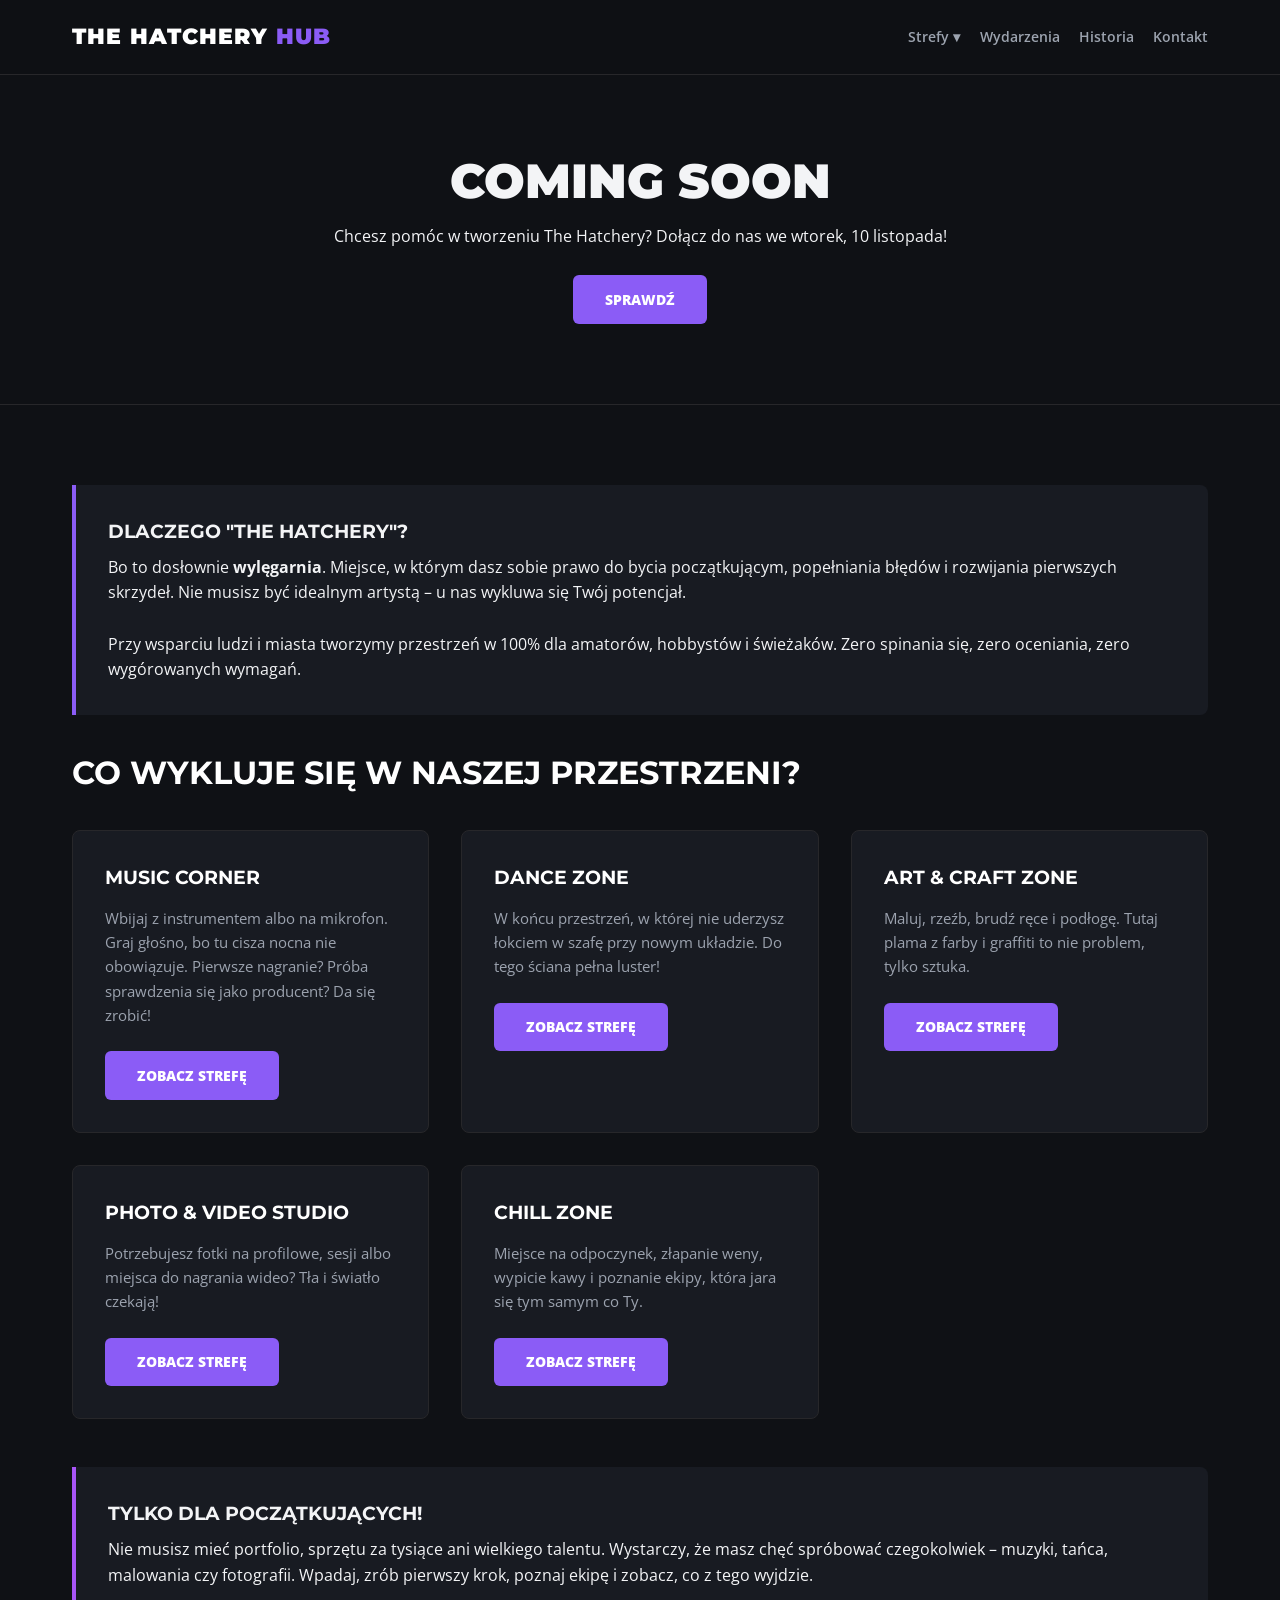
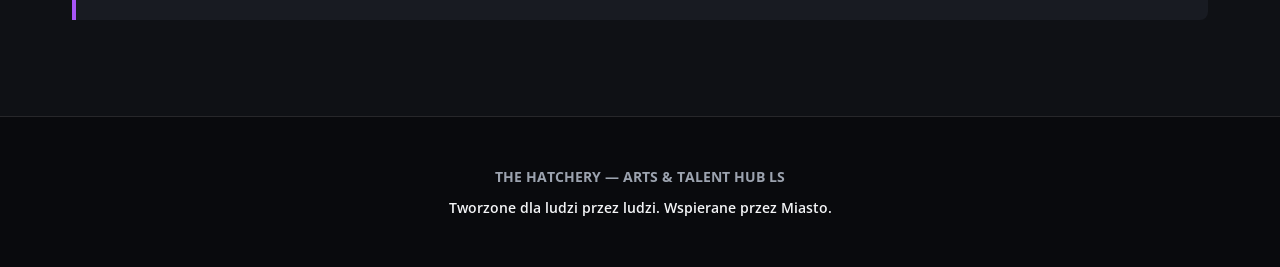
<file: index.html>
<!DOCTYPE html>
<html lang="pl">
<head>
    <meta charset="UTF-8">
    <meta name="viewport" content="width=device-width, initial-scale=1.0">
    <title>THE HATCHERY — Arts & Talent Hub LS</title>
    <link rel="preconnect" href="https://fonts.googleapis.com">
    <link rel="preconnect" href="https://fonts.gstatic.com" crossorigin>
    <link href="https://fonts.googleapis.com/css2?family=Montserrat:wght@400;600;800;900&family=Open+Sans:wght@400;600&display=swap" rel="stylesheet">
    <link rel="stylesheet" href="style.css">
</head>
<body>
    <header>
        <div class="nav-container">
            <a href="index.html" class="logo" style="text-decoration: none;">THE HATCHERY <span>HUB</span></a>
            
            <button class="hamburger" id="hamburger-btn" aria-label="Toggle navigation">
                <span></span>
                <span></span>
                <span></span>
            </button>

            <ul class="nav-links" id="nav-menu">
                <li class="dropdown-container" id="dropdown-container">
                    <a class="nav-btn dropdown-toggle" onclick="toggleDropdown(event)">Strefy ▾</a>
                    <ul class="dropdown-menu">
                        <li><a class="nav-btn" href="muzyka.html">Muzyka</a></li>
                        <li><a class="nav-btn" href="taniec.html">Taniec</a></li>
                        <li><a class="nav-btn" href="sztuka.html">Sztuka</a></li>
                        <li><a class="nav-btn" href="foto.html">Studio Photo</a></li>
                        <li><a class="nav-btn" href="chill.html">Chill Zone</a></li>
                    </ul>
                </li>
                <li><a class="nav-btn" href="wydarzenia.html">Wydarzenia</a></li>
                <li><a class="nav-btn" href="historia.html">Historia</a></li>
                <li><a class="nav-btn" href="kontakt.html">Kontakt</a></li>
            </ul>
        </div>
    </header>

    <section class="hero hero-home-only hero-music" id="main-hero">
        <div class="hero-content">
            <!-- <h1>THE HATCHERY</h1>
            <p class="tagline">ARTS & TALENT HUB LS</p>
            <p class="desc">Masz dość ćwiczenia w małym pokoju, kiedy sąsiedzi walą w rury i strachu, że jesteś na coś "za słaby"? Zapomnij o tym! Zbudowaliśmy The Hatchery po to, żebyś w końcu mógł zacząć robić to jak należy.</p> -->
            <h1>COMING SOON</h1>
            <p>Chcesz pomóc w tworzeniu The Hatchery? Dołącz do nas we wtorek, 10 listopada!</p>
            <br>
            <a href="wydarzenia.html" class="btn">SPRAWDŹ</a>
        </div>
    </section>

    <div class="container">
        <div class="highlight-box">
            <h3>Dlaczego "The Hatchery"?</h3>
            <p>Bo to dosłownie <strong>wylęgarnia</strong>. Miejsce, w którym dasz sobie prawo do bycia początkującym, popełniania błędów i rozwijania pierwszych skrzydeł. Nie musisz być idealnym artystą – u nas wykluwa się Twój potencjał.</p>
            <br>
            <p>Przy wsparciu ludzi i miasta tworzymy przestrzeń w 100% dla amatorów, hobbystów i świeżaków. Zero spinania się, zero oceniania, zero wygórowanych wymagań.</p>
        </div>

        <h2 class="section-title">Co wykluje się w naszej przestrzeni?</h2>
        <div class="grid">
            <div class="card">
                <h3>Music Corner</h3>
                <p>Wbijaj z instrumentem albo na mikrofon. Graj głośno, bo tu cisza nocna nie obowiązuje. Pierwsze nagranie? Próba sprawdzenia się jako producent? Da się zrobić!</p>
                <a href="muzyka.html" class="btn">Zobacz Strefę</a>
            </div>
            <div class="card">
                <h3>Dance Zone</h3>
                <p>W końcu przestrzeń, w której nie uderzysz łokciem w szafę przy nowym układzie. Do tego ściana pełna luster!</p>
                <a href="taniec.html" class="btn">Zobacz Strefę</a>
            </div>
            <div class="card">
                <h3>Art & Craft Zone</h3>
                <p>Maluj, rzeźb, brudź ręce i podłogę. Tutaj plama z farby i graffiti to nie problem, tylko sztuka.</p>
                <a href="sztuka.html" class="btn">Zobacz Strefę</a>
            </div>
            <div class="card">
                <h3>Photo & Video Studio</h3>
                <p>Potrzebujesz fotki na profilowe, sesji albo miejsca do nagrania wideo? Tła i światło czekają!</p>
                <a href="foto.html" class="btn">Zobacz Strefę</a>
            </div>
            <div class="card">
                <h3>Chill Zone</h3>
                <p>Miejsce na odpoczynek, złapanie weny, wypicie kawy i poznanie ekipy, która jara się tym samym co Ty.</p>
                <a href="chill.html" class="btn">Zobacz Strefę</a>
            </div>
        </div>

        <div class="highlight-box" style="margin-top: 3rem; border-color: #a855f7;">
            <h3>Tylko dla początkujących!</h3>
            <p>Nie musisz mieć portfolio, sprzętu za tysiące ani wielkiego talentu. Wystarczy, że masz chęć spróbować czegokolwiek – muzyki, tańca, malowania czy fotografii. Wpadaj, zrób pierwszy krok, poznaj ekipę i zobacz, co z tego wyjdzie.</p>
        </div>
    </div>

    <footer>
        <p><strong>THE HATCHERY — ARTS & TALENT HUB LS</strong></p>
        <p class="support">Tworzone dla ludzi przez ludzi. Wspierane przez Miasto.</p>
    </footer>

    <script src="script.js"></script>
</body>
</html>
</file>
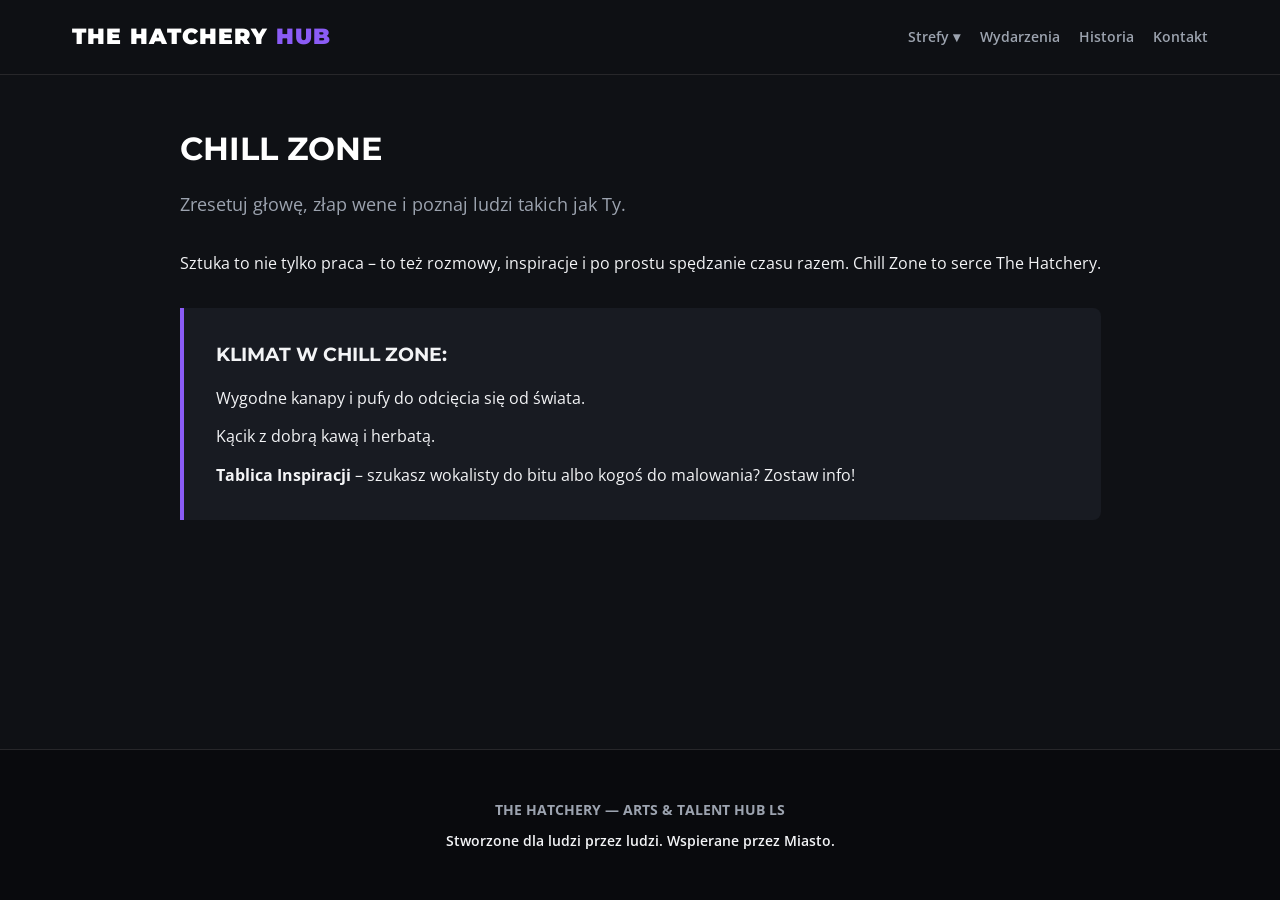
<file: chill.html>
<!DOCTYPE html>
<html lang="pl">
<head>
    <meta charset="UTF-8">
    <meta name="viewport" content="width=device-width, initial-scale=1.0">
    <title>Chill Zone — THE HATCHERY</title>
    <link rel="preconnect" href="https://fonts.googleapis.com">
    <link rel="preconnect" href="https://fonts.gstatic.com" crossorigin>
    <link href="https://fonts.googleapis.com/css2?family=Montserrat:wght@400;600;800;900&family=Open+Sans:wght@400;600&display=swap" rel="stylesheet">
    <link rel="stylesheet" href="style.css">
</head>
<body>
    <header>
        <div class="nav-container">
            <a href="index.html" class="logo" style="text-decoration: none;">THE HATCHERY <span>HUB</span></a>
            
            <button class="hamburger" id="hamburger-btn" aria-label="Toggle navigation">
                <span></span>
                <span></span>
                <span></span>
            </button>

            <ul class="nav-links" id="nav-menu">
                <li class="dropdown-container" id="dropdown-container">
                    <a class="nav-btn dropdown-toggle" onclick="toggleDropdown(event)">Strefy ▾</a>
                    <ul class="dropdown-menu">
                        <li><a class="nav-btn" href="muzyka.html">Muzyka</a></li>
                        <li><a class="nav-btn" href="taniec.html">Taniec</a></li>
                        <li><a class="nav-btn" href="sztuka.html">Sztuka</a></li>
                        <li><a class="nav-btn" href="foto.html">Studio Photo</a></li>
                        <li><a class="nav-btn" href="chill.html">Chill Zone</a></li>
                    </ul>
                </li>
                <li><a class="nav-btn" href="wydarzenia.html">Wydarzenia</a></li>
                <li><a class="nav-btn" href="historia.html">Historia</a></li>
                <li><a class="nav-btn" href="kontakt.html">Kontakt</a></li>
            </ul>
        </div>
    </header>

    <div class="container">
        <h2 class="section-title">Chill Zone</h2>
        <p class="section-subtitle">Zresetuj głowę, złap wene i poznaj ludzi takich jak Ty.</p>

        <p>Sztuka to nie tylko praca – to też rozmowy, inspiracje i po prostu spędzanie czasu razem. Chill Zone to serce The Hatchery.</p>
        
        <div class="highlight-box">
            <h3>Klimat w Chill Zone:</h3>
            <ul class="feature-list" style="list-style: none; margin-top: 1rem;">
                <li style="margin-bottom: 0.8rem;">Wygodne kanapy i pufy do odcięcia się od świata.</li>
                <li style="margin-bottom: 0.8rem;">Kącik z dobrą kawą i herbatą.</li>
                <li><strong>Tablica Inspiracji</strong> – szukasz wokalisty do bitu albo kogoś do malowania? Zostaw info!</li>
            </ul>
        </div>
    </div>

    <footer>
        <p><strong>THE HATCHERY — ARTS & TALENT HUB LS</strong></p>
        <p class="support">Stworzone dla ludzi przez ludzi. Wspierane przez Miasto.</p>
    </footer>

    <script src="script.js"></script>
</body>
</html>
</file>
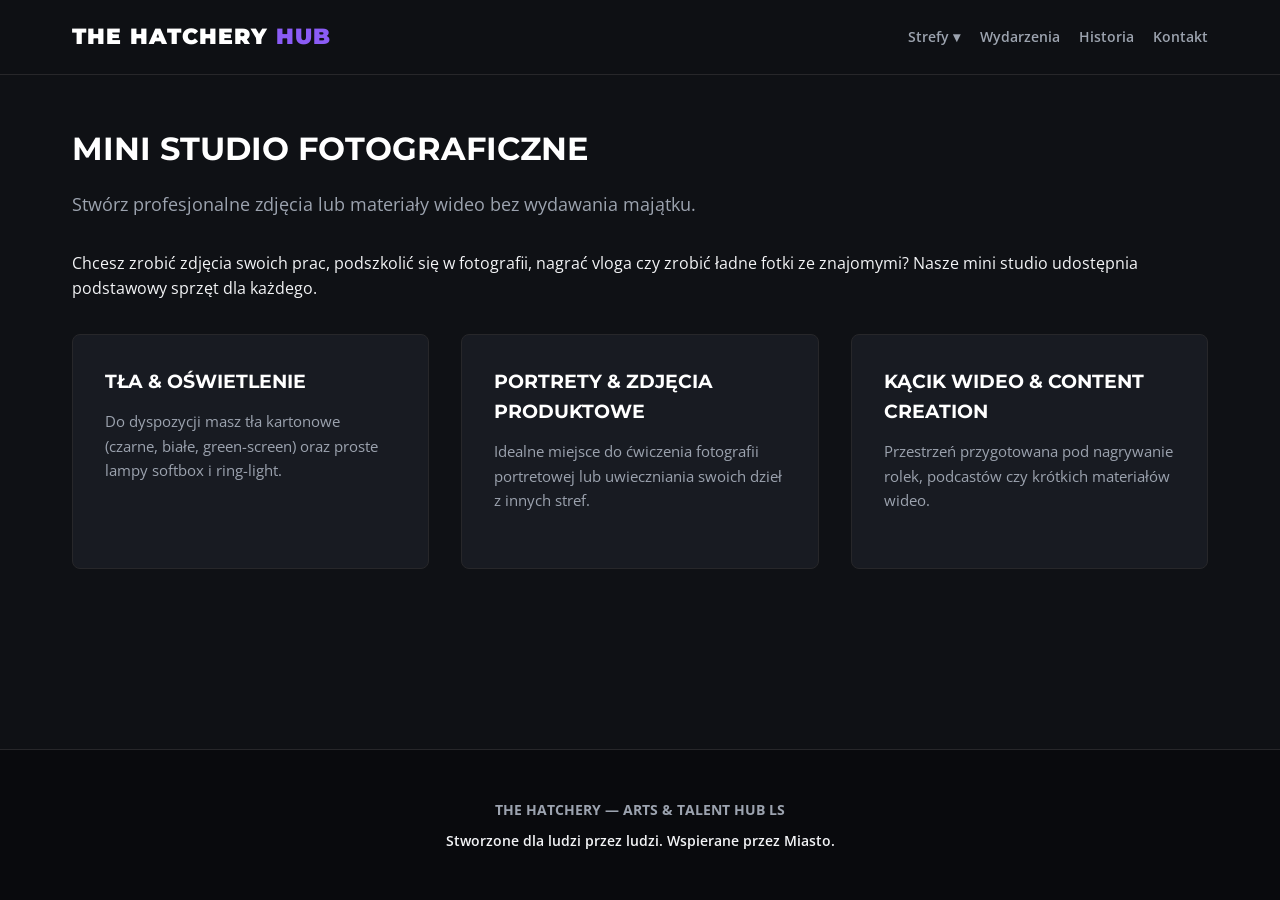
<file: foto.html>
<!DOCTYPE html>
<html lang="pl">
<head>
    <meta charset="UTF-8">
    <meta name="viewport" content="width=device-width, initial-scale=1.0">
    <title>Studio Photo — THE HATCHERY</title>
    <link rel="preconnect" href="https://fonts.googleapis.com">
    <link rel="preconnect" href="https://fonts.gstatic.com" crossorigin>
    <link href="https://fonts.googleapis.com/css2?family=Montserrat:wght@400;600;800;900&family=Open+Sans:wght@400;600&display=swap" rel="stylesheet">
    <link rel="stylesheet" href="style.css">
</head>
<body>
    <header>
        <div class="nav-container">
            <a href="index.html" class="logo" style="text-decoration: none;">THE HATCHERY <span>HUB</span></a>
            
            <button class="hamburger" id="hamburger-btn" aria-label="Toggle navigation">
                <span></span>
                <span></span>
                <span></span>
            </button>

            <ul class="nav-links" id="nav-menu">
                <li class="dropdown-container" id="dropdown-container">
                    <a class="nav-btn dropdown-toggle" onclick="toggleDropdown(event)">Strefy ▾</a>
                    <ul class="dropdown-menu">
                        <li><a class="nav-btn" href="muzyka.html">Muzyka</a></li>
                        <li><a class="nav-btn" href="taniec.html">Taniec</a></li>
                        <li><a class="nav-btn" href="sztuka.html">Sztuka</a></li>
                        <li><a class="nav-btn" href="foto.html">Studio Photo</a></li>
                        <li><a class="nav-btn" href="chill.html">Chill Zone</a></li>
                    </ul>
                </li>
                <li><a class="nav-btn" href="wydarzenia.html">Wydarzenia</a></li>
                <li><a class="nav-btn" href="historia.html">Historia</a></li>
                <li><a class="nav-btn" href="kontakt.html">Kontakt</a></li>
            </ul>
        </div>
    </header>

    <div class="container">
        <h2 class="section-title">Mini Studio Fotograficzne</h2>
        <p class="section-subtitle">Stwórz profesjonalne zdjęcia lub materiały wideo bez wydawania majątku.</p>

        <p>Chcesz zrobić zdjęcia swoich prac, podszkolić się w fotografii, nagrać vloga czy zrobić ładne fotki ze znajomymi? Nasze mini studio udostępnia podstawowy sprzęt dla każdego.</p>

        <div class="grid" style="margin-top: 2rem;">
            <div class="card">
                <h3>Tła & Oświetlenie</h3>
                <p>Do dyspozycji masz tła kartonowe (czarne, białe, green-screen) oraz proste lampy softbox i ring-light.</p>
            </div>
            <div class="card">
                <h3>Portrety & Zdjęcia Produktowe</h3>
                <p>Idealne miejsce do ćwiczenia fotografii portretowej lub uwieczniania swoich dzieł z innych stref.</p>
            </div>
            <div class="card">
                <h3>Kącik Wideo & Content Creation</h3>
                <p>Przestrzeń przygotowana pod nagrywanie rolek, podcastów czy krótkich materiałów wideo.</p>
            </div>
        </div>
    </div>

    <footer>
        <p><strong>THE HATCHERY — ARTS & TALENT HUB LS</strong></p>
        <p class="support">Stworzone dla ludzi przez ludzi. Wspierane przez Miasto.</p>
    </footer>

    <script src="script.js"></script>
</body>
</html>
</file>
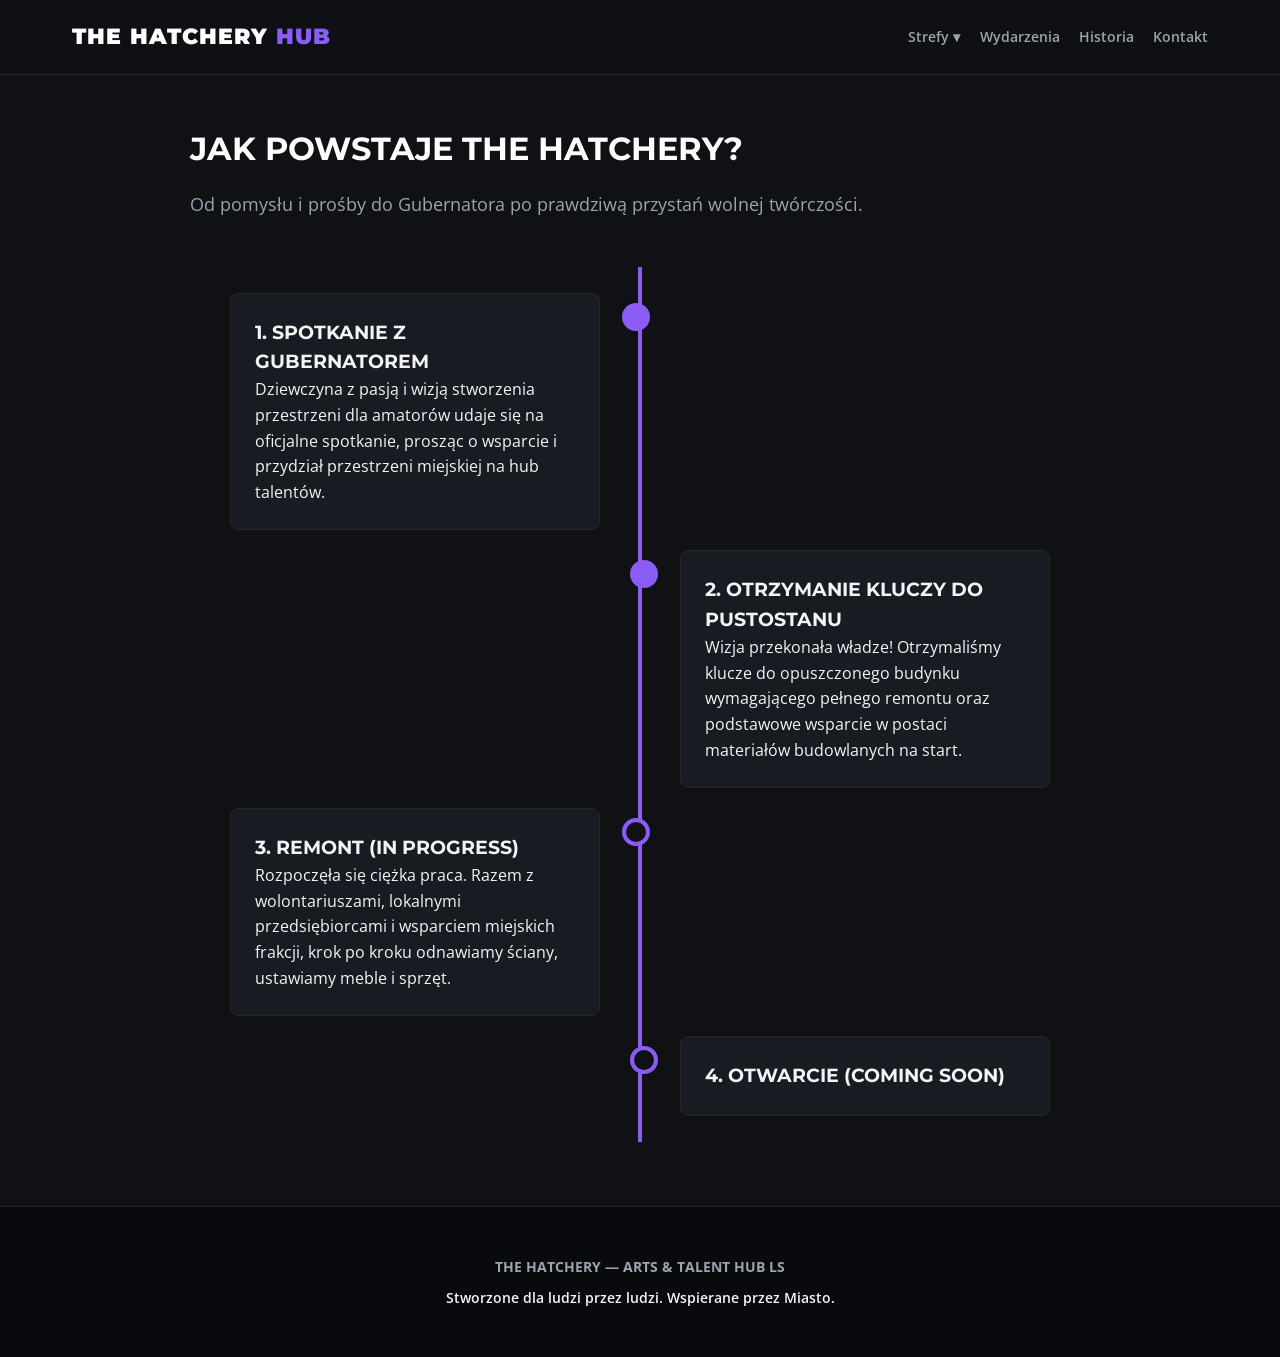
<file: historia.html>
<!DOCTYPE html>
<html lang="pl">
<head>
    <meta charset="UTF-8">
    <meta name="viewport" content="width=device-width, initial-scale=1.0">
    <title>Historia — THE HATCHERY</title>
    <link rel="preconnect" href="https://fonts.googleapis.com">
    <link rel="preconnect" href="https://fonts.gstatic.com" crossorigin>
    <link href="https://fonts.googleapis.com/css2?family=Montserrat:wght@400;600;800;900&family=Open+Sans:wght@400;600&display=swap" rel="stylesheet">
    <link rel="stylesheet" href="style.css">
</head>
<body>
    <header>
        <div class="nav-container">
            <a href="index.html" class="logo" style="text-decoration: none;">THE HATCHERY <span>HUB</span></a>
            
            <button class="hamburger" id="hamburger-btn" aria-label="Toggle navigation">
                <span></span>
                <span></span>
                <span></span>
            </button>

            <ul class="nav-links" id="nav-menu">
                <li class="dropdown-container" id="dropdown-container">
                    <a class="nav-btn dropdown-toggle" onclick="toggleDropdown(event)">Strefy ▾</a>
                    <ul class="dropdown-menu">
                        <li><a class="nav-btn" href="muzyka.html">Muzyka</a></li>
                        <li><a class="nav-btn" href="taniec.html">Taniec</a></li>
                        <li><a class="nav-btn" href="sztuka.html">Sztuka</a></li>
                        <li><a class="nav-btn" href="foto.html">Studio Photo</a></li>
                        <li><a class="nav-btn" href="chill.html">Chill Zone</a></li>
                    </ul>
                </li>
                <li><a class="nav-btn" href="wydarzenia.html">Wydarzenia</a></li>
                <li><a class="nav-btn" href="historia.html">Historia</a></li>
                <li><a class="nav-btn" href="kontakt.html">Kontakt</a></li>
            </ul>
        </div>
    </header>

    <div class="container">
        <h2 class="section-title">Jak powstaje The Hatchery?</h2>
        <p class="section-subtitle">Od pomysłu i prośby do Gubernatora po prawdziwą przystań wolnej twórczości.</p>

        <div class="timeline">
            <!-- Dodana klasa filled wypełnia kółko -->
            <div class="timeline-item left filled">
                <div class="timeline-content">
                    <h3>1. Spotkanie z Gubernatorem</h3>
                    <p>Dziewczyna z pasją i wizją stworzenia przestrzeni dla amatorów udaje się na oficjalne spotkanie, prosząc o wsparcie i przydział przestrzeni miejskiej na hub talentów.</p>
                </div>
            </div>
            <!-- Dodana klasa filled wypełnia kółko -->
            <div class="timeline-item right filled">
                <div class="timeline-content">
                    <h3>2. Otrzymanie kluczy do pustostanu</h3>
                    <p>Wizja przekonała władze! Otrzymaliśmy klucze do opuszczonego budynku wymagającego pełnego remontu oraz podstawowe wsparcie w postaci materiałów budowlanych na start.</p>
                </div>
            </div>
            <div class="timeline-item left">
                <div class="timeline-content">
                    <h3>3. Remont (In progress)</h3>
                    <p>Rozpoczęła się ciężka praca. Razem z wolontariuszami, lokalnymi przedsiębiorcami i wsparciem miejskich frakcji, krok po kroku odnawiamy ściany, ustawiamy meble i sprzęt.</p>
                </div>
            </div>
            <div class="timeline-item right">
                <div class="timeline-content">
                    <h3>4. Otwarcie (Coming soon)</h3>
                </div>
            </div>
        </div>
    </div>

    <footer>
        <p><strong>THE HATCHERY — ARTS & TALENT HUB LS</strong></p>
        <p class="support">Stworzone dla ludzi przez ludzi. Wspierane przez Miasto.</p>
    </footer>

    <script src="script.js"></script>
</body>
</html>
</file>
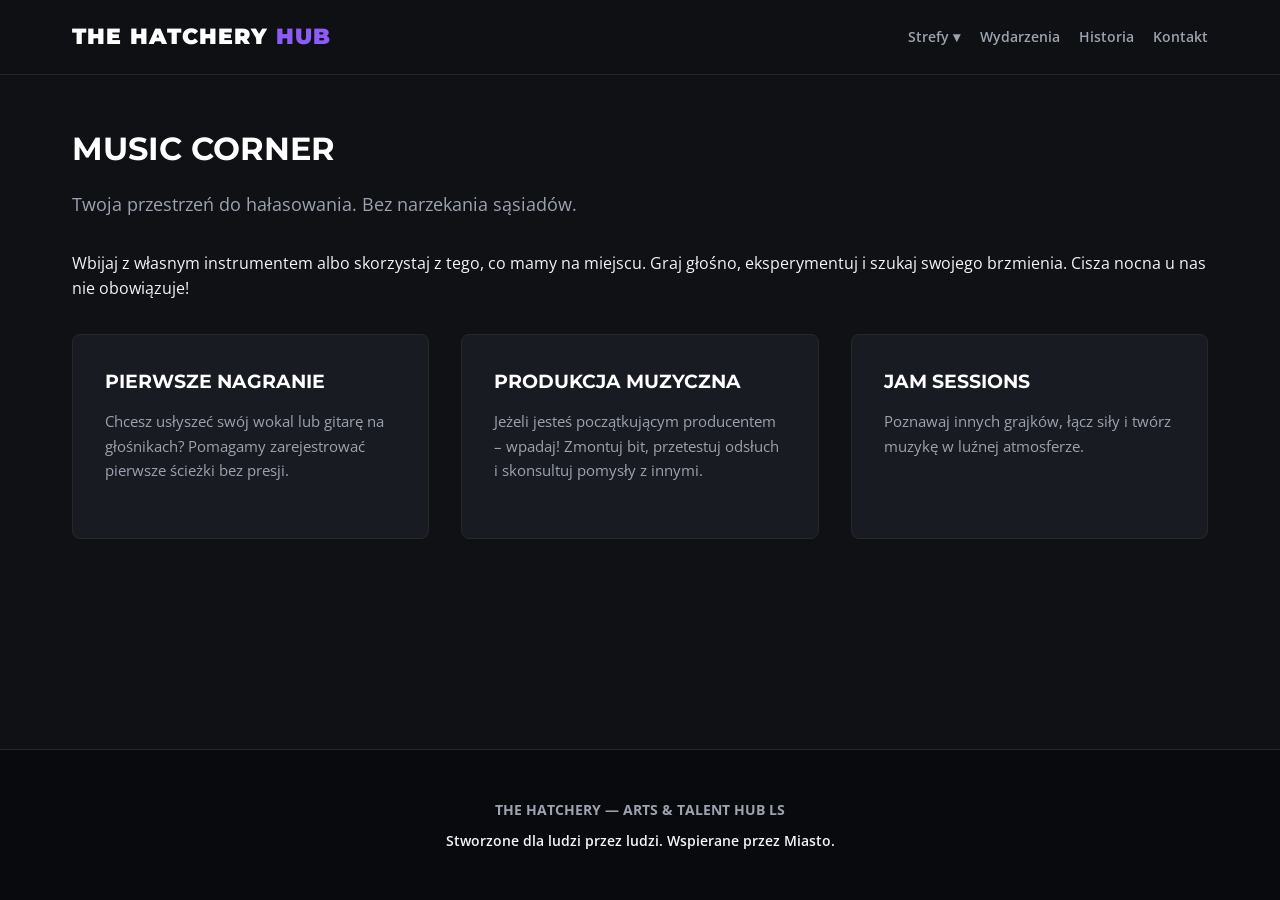
<file: muzyka.html>
<!DOCTYPE html>
<html lang="pl">
<head>
    <meta charset="UTF-8">
    <meta name="viewport" content="width=device-width, initial-scale=1.0">
    <title>Music Corner — THE HATCHERY</title>
    <link rel="preconnect" href="https://fonts.googleapis.com">
    <link rel="preconnect" href="https://fonts.gstatic.com" crossorigin>
    <link href="https://fonts.googleapis.com/css2?family=Montserrat:wght@400;600;800;900&family=Open+Sans:wght@400;600&display=swap" rel="stylesheet">
    <link rel="stylesheet" href="style.css">
</head>
<body>
    <header>
        <div class="nav-container">
            <a href="index.html" class="logo" style="text-decoration: none;">THE HATCHERY <span>HUB</span></a>
            
            <button class="hamburger" id="hamburger-btn" aria-label="Toggle navigation">
                <span></span>
                <span></span>
                <span></span>
            </button>

            <ul class="nav-links" id="nav-menu">
                <li class="dropdown-container" id="dropdown-container">
                    <a class="nav-btn dropdown-toggle" onclick="toggleDropdown(event)">Strefy ▾</a>
                    <ul class="dropdown-menu">
                        <li><a class="nav-btn" href="muzyka.html">Muzyka</a></li>
                        <li><a class="nav-btn" href="taniec.html">Taniec</a></li>
                        <li><a class="nav-btn" href="sztuka.html">Sztuka</a></li>
                        <li><a class="nav-btn" href="foto.html">Studio Photo</a></li>
                        <li><a class="nav-btn" href="chill.html">Chill Zone</a></li>
                    </ul>
                </li>
                <li><a class="nav-btn" href="wydarzenia.html">Wydarzenia</a></li>
                <li><a class="nav-btn" href="historia.html">Historia</a></li>
                <li><a class="nav-btn" href="kontakt.html">Kontakt</a></li>
            </ul>
        </div>
    </header>

    <div class="container">
        <h2 class="section-title">Music Corner</h2>
        <p class="section-subtitle">Twoja przestrzeń do hałasowania. Bez narzekania sąsiadów.</p>

        <p>Wbijaj z własnym instrumentem albo skorzystaj z tego, co mamy na miejscu. Graj głośno, eksperymentuj i szukaj swojego brzmienia. Cisza nocna u nas nie obowiązuje!</p>
        
        <div class="grid" style="margin-top: 2rem;">
            <div class="card">
                <h3>Pierwsze Nagranie</h3>
                <p>Chcesz usłyszeć swój wokal lub gitarę na głośnikach? Pomagamy zarejestrować pierwsze ścieżki bez presji.</p>
            </div>
            <div class="card">
                <h3>Produkcja Muzyczna</h3>
                <p>Jeżeli jesteś początkującym producentem – wpadaj! Zmontuj bit, przetestuj odsłuch i skonsultuj pomysły z innymi.</p>
            </div>
            <div class="card">
                <h3>Jam Sessions</h3>
                <p>Poznawaj innych grajków, łącz siły i twórz muzykę w luźnej atmosferze.</p>
            </div>
        </div>
    </div>

    <footer>
        <p><strong>THE HATCHERY — ARTS & TALENT HUB LS</strong></p>
        <p class="support">Stworzone dla ludzi przez ludzi. Wspierane przez Miasto.</p>
    </footer>

    <script src="script.js"></script>
</body>
</html>
</file>
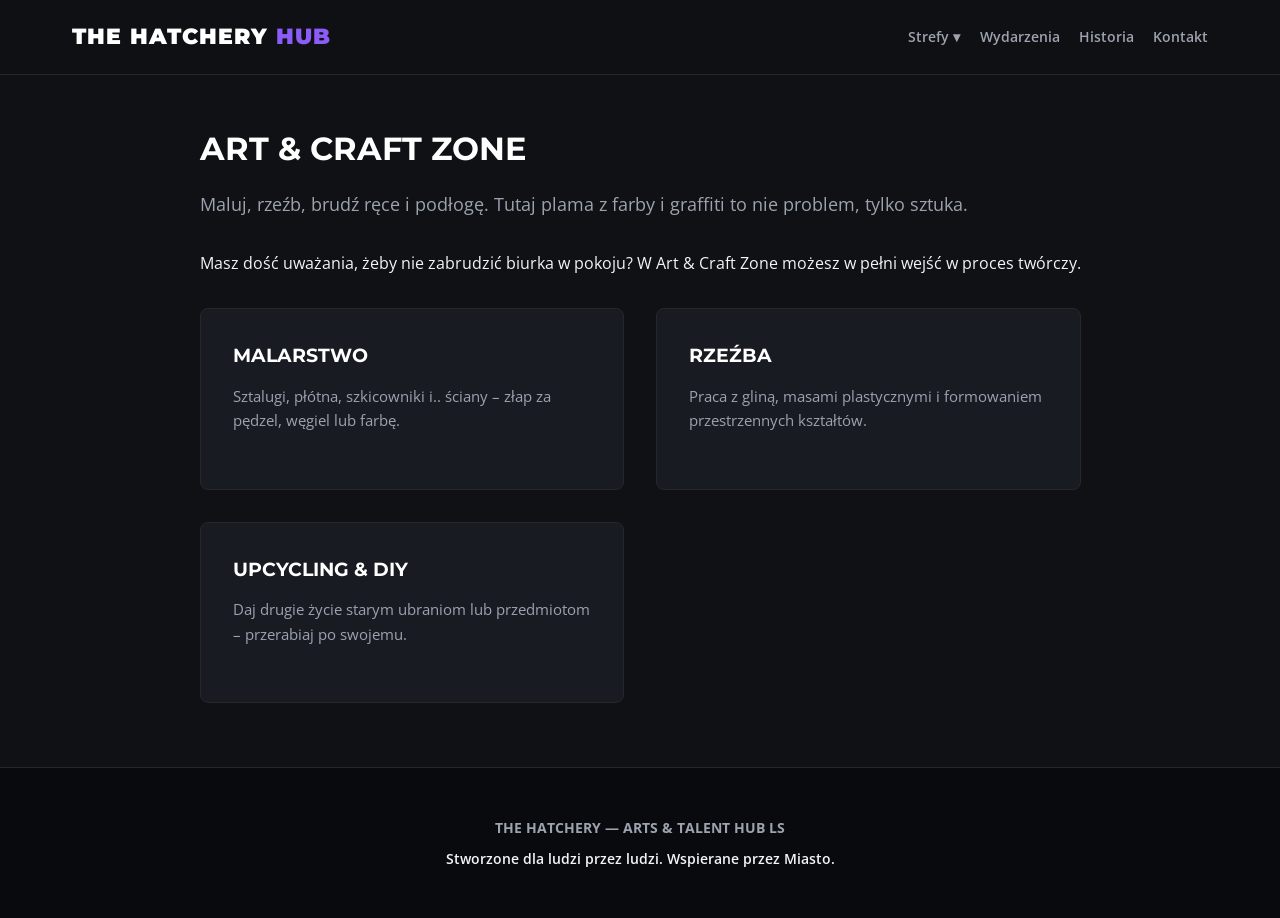
<file: sztuka.html>
<!DOCTYPE html>
<html lang="pl">
<head>
    <meta charset="UTF-8">
    <meta name="viewport" content="width=device-width, initial-scale=1.0">
    <title>Art & Craft Zone — THE HATCHERY</title>
    <link rel="preconnect" href="https://fonts.googleapis.com">
    <link rel="preconnect" href="https://fonts.gstatic.com" crossorigin>
    <link href="https://fonts.googleapis.com/css2?family=Montserrat:wght@400;600;800;900&family=Open+Sans:wght@400;600&display=swap" rel="stylesheet">
    <link rel="stylesheet" href="style.css">
</head>
<body>
    <header>
        <div class="nav-container">
            <a href="index.html" class="logo" style="text-decoration: none;">THE HATCHERY <span>HUB</span></a>
            
            <button class="hamburger" id="hamburger-btn" aria-label="Toggle navigation">
                <span></span>
                <span></span>
                <span></span>
            </button>

            <ul class="nav-links" id="nav-menu">
                <li class="dropdown-container" id="dropdown-container">
                    <a class="nav-btn dropdown-toggle" onclick="toggleDropdown(event)">Strefy ▾</a>
                    <ul class="dropdown-menu">
                        <li><a class="nav-btn" href="muzyka.html">Muzyka</a></li>
                        <li><a class="nav-btn" href="taniec.html">Taniec</a></li>
                        <li><a class="nav-btn" href="sztuka.html">Sztuka</a></li>
                        <li><a class="nav-btn" href="foto.html">Studio Photo</a></li>
                        <li><a class="nav-btn" href="chill.html">Chill Zone</a></li>
                    </ul>
                </li>
                <li><a class="nav-btn" href="wydarzenia.html">Wydarzenia</a></li>
                <li><a class="nav-btn" href="historia.html">Historia</a></li>
                <li><a class="nav-btn" href="kontakt.html">Kontakt</a></li>
            </ul>
        </div>
    </header>

    <div class="container">
        <h2 class="section-title">Art & Craft Zone</h2>
        <p class="section-subtitle">Maluj, rzeźb, brudź ręce i podłogę. Tutaj plama z farby i graffiti to nie problem, tylko sztuka.</p>

        <p>Masz dość uważania, żeby nie zabrudzić biurka w pokoju? W Art & Craft Zone możesz w pełni wejść w proces twórczy.</p>
        
        <div class="grid" style="margin-top: 2rem;">
            <div class="card">
                <h3>Malarstwo</h3>
                <p>Sztalugi, płótna, szkicowniki i.. ściany – złap za pędzel, węgiel lub farbę.</p>
            </div>
            <div class="card">
                <h3>Rzeźba</h3>
                <p>Praca z gliną, masami plastycznymi i formowaniem przestrzennych kształtów.</p>
            </div>
            <div class="card">
                <h3>Upcycling & DIY</h3>
                <p>Daj drugie życie starym ubraniom lub przedmiotom – przerabiaj po swojemu.</p>
            </div>
        </div>
    </div>

    <footer>
        <p><strong>THE HATCHERY — ARTS & TALENT HUB LS</strong></p>
        <p class="support">Stworzone dla ludzi przez ludzi. Wspierane przez Miasto.</p>
    </footer>

    <script src="script.js"></script>
</body>
</html>
</file>
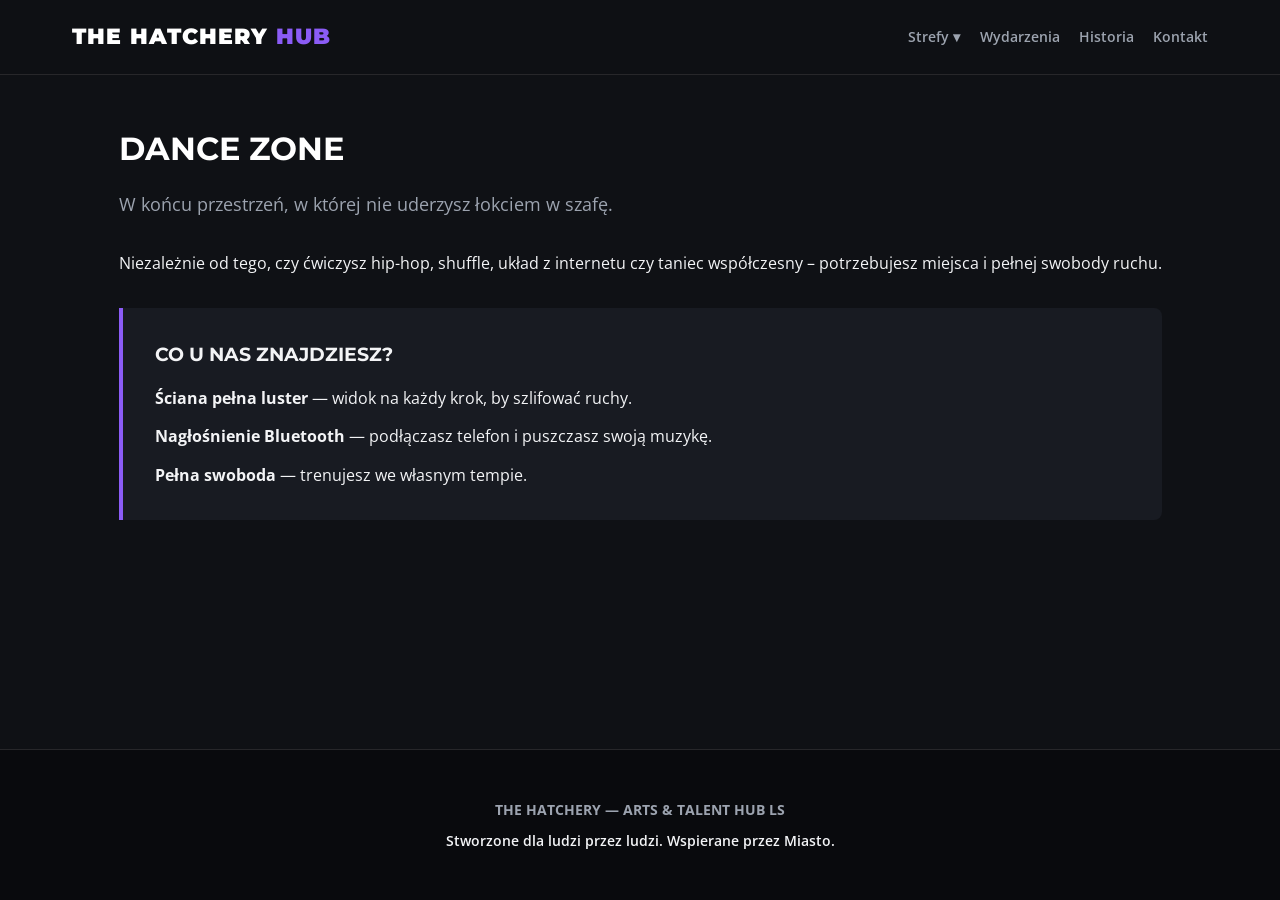
<file: taniec.html>
<!DOCTYPE html>
<html lang="pl">
<head>
    <meta charset="UTF-8">
    <meta name="viewport" content="width=device-width, initial-scale=1.0">
    <title>Dance Zone — THE HATCHERY</title>
    <link rel="preconnect" href="https://fonts.googleapis.com">
    <link rel="preconnect" href="https://fonts.gstatic.com" crossorigin>
    <link href="https://fonts.googleapis.com/css2?family=Montserrat:wght@400;600;800;900&family=Open+Sans:wght@400;600&display=swap" rel="stylesheet">
    <link rel="stylesheet" href="style.css">
</head>
<body>
    <header>
        <div class="nav-container">
            <a href="index.html" class="logo" style="text-decoration: none;">THE HATCHERY <span>HUB</span></a>
            
            <button class="hamburger" id="hamburger-btn" aria-label="Toggle navigation">
                <span></span>
                <span></span>
                <span></span>
            </button>

            <ul class="nav-links" id="nav-menu">
                <li class="dropdown-container" id="dropdown-container">
                    <a class="nav-btn dropdown-toggle" onclick="toggleDropdown(event)">Strefy ▾</a>
                    <ul class="dropdown-menu">
                        <li><a class="nav-btn" href="muzyka.html">Muzyka</a></li>
                        <li><a class="nav-btn" href="taniec.html">Taniec</a></li>
                        <li><a class="nav-btn" href="sztuka.html">Sztuka</a></li>
                        <li><a class="nav-btn" href="foto.html">Studio Photo</a></li>
                        <li><a class="nav-btn" href="chill.html">Chill Zone</a></li>
                    </ul>
                </li>
                <li><a class="nav-btn" href="wydarzenia.html">Wydarzenia</a></li>
                <li><a class="nav-btn" href="historia.html">Historia</a></li>
                <li><a class="nav-btn" href="kontakt.html">Kontakt</a></li>
            </ul>
        </div>
    </header>

    <div class="container">
        <h2 class="section-title">Dance Zone</h2>
        <p class="section-subtitle">W końcu przestrzeń, w której nie uderzysz łokciem w szafę.</p>

        <p>Niezależnie od tego, czy ćwiczysz hip-hop, shuffle, układ z internetu czy taniec współczesny – potrzebujesz miejsca i pełnej swobody ruchu.</p>
        
        <div class="highlight-box">
            <h3>Co u nas znajdziesz?</h3>
            <ul class="feature-list" style="list-style: none; margin-top: 1rem;">
                <li style="margin-bottom: 0.8rem;"><strong>Ściana pełna luster</strong> — widok na każdy krok, by szlifować ruchy.</li>
                <li style="margin-bottom: 0.8rem;"><strong>Nagłośnienie Bluetooth</strong> — podłączasz telefon i puszczasz swoją muzykę.</li>
                <li><strong>Pełna swoboda</strong> — trenujesz we własnym tempie.</li>
            </ul>
        </div>
    </div>

    <footer>
        <p><strong>THE HATCHERY — ARTS & TALENT HUB LS</strong></p>
        <p class="support">Stworzone dla ludzi przez ludzi. Wspierane przez Miasto.</p>
    </footer>

    <script src="script.js"></script>
</body>
</html>
</file>
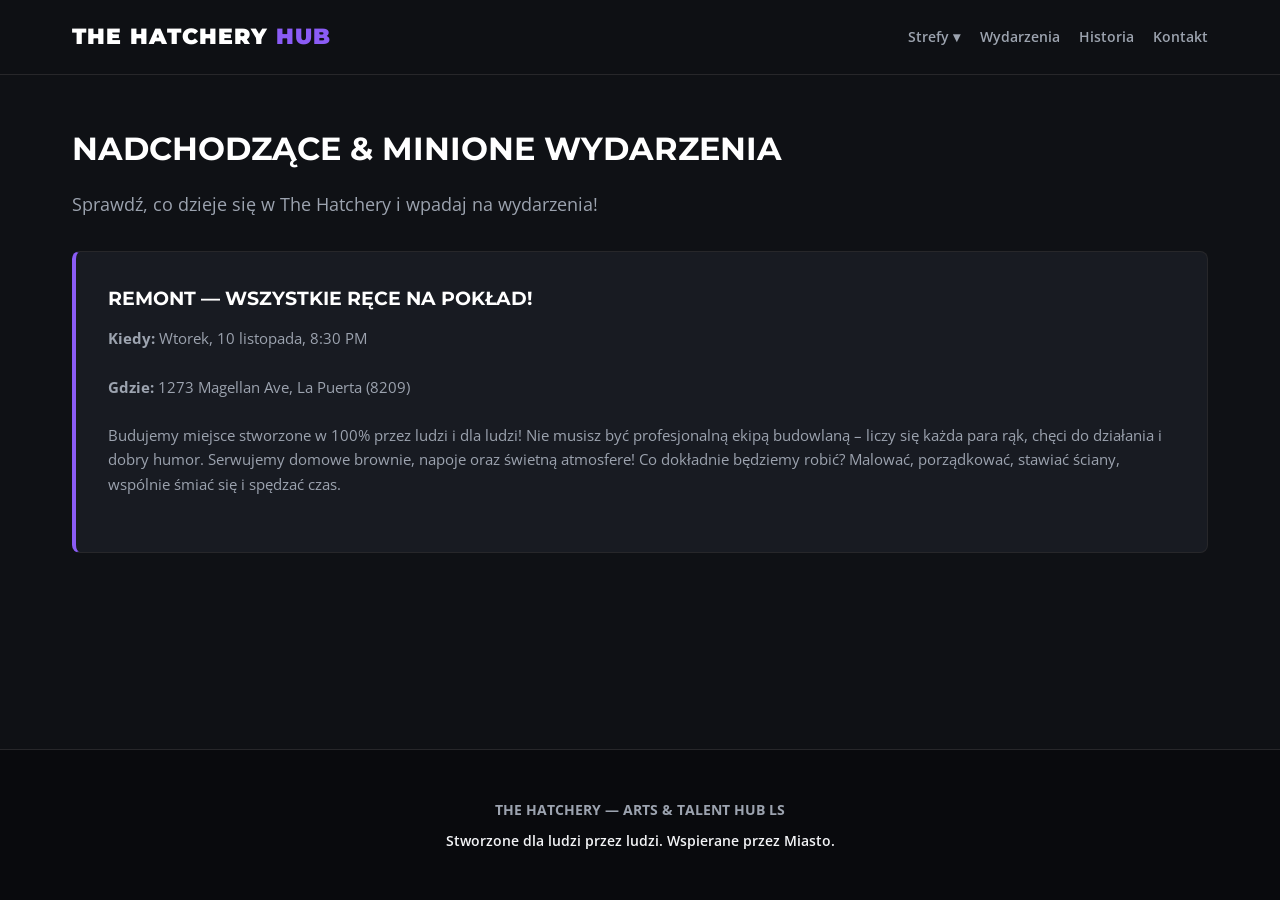
<file: wydarzenia.html>
<!DOCTYPE html>
<html lang="pl">
<head>
    <meta charset="UTF-8">
    <meta name="viewport" content="width=device-width, initial-scale=1.0">
    <title>Wydarzenia — THE HATCHERY</title>
    <link rel="preconnect" href="https://fonts.googleapis.com">
    <link rel="preconnect" href="https://fonts.gstatic.com" crossorigin>
    <link href="https://fonts.googleapis.com/css2?family=Montserrat:wght@400;600;800;900&family=Open+Sans:wght@400;600&display=swap" rel="stylesheet">
    <link rel="stylesheet" href="style.css">
</head>
<body>
    <header>
        <div class="nav-container">
            <a href="index.html" class="logo" style="text-decoration: none;">THE HATCHERY <span>HUB</span></a>
            
            <button class="hamburger" id="hamburger-btn" aria-label="Toggle navigation">
                <span></span>
                <span></span>
                <span></span>
            </button>

            <ul class="nav-links" id="nav-menu">
                <li class="dropdown-container" id="dropdown-container">
                    <a class="nav-btn dropdown-toggle" onclick="toggleDropdown(event)">Strefy ▾</a>
                    <ul class="dropdown-menu">
                        <li><a class="nav-btn" href="muzyka.html">Muzyka</a></li>
                        <li><a class="nav-btn" href="taniec.html">Taniec</a></li>
                        <li><a class="nav-btn" href="sztuka.html">Sztuka</a></li>
                        <li><a class="nav-btn" href="foto.html">Studio Photo</a></li>
                        <li><a class="nav-btn" href="chill.html">Chill Zone</a></li>
                    </ul>
                </li>
                <li><a class="nav-btn" href="wydarzenia.html">Wydarzenia</a></li>
                <li><a class="nav-btn" href="historia.html">Historia</a></li>
                <li><a class="nav-btn" href="kontakt.html">Kontakt</a></li>
            </ul>
        </div>
    </header>

    <div class="container">
        <h2 class="section-title">Nadchodzące & Minione Wydarzenia</h2>
        <p class="section-subtitle">Sprawdź, co dzieje się w The Hatchery i wpadaj na wydarzenia!</p>

        <div class="grid">
            <div class="card" style="border-left: 4px solid var(--accent-purple);">
                <h3>Remont — Wszystkie ręce na pokład!</h3>
                <p><strong>Kiedy:</strong> Wtorek, 10 listopada, 8:30 PM</p>
                <p><strong>Gdzie:</strong> 1273 Magellan Ave, La Puerta (8209)</p>
                <p>Budujemy miejsce stworzone w 100% przez ludzi i dla ludzi! Nie musisz być profesjonalną ekipą budowlaną – liczy się każda para rąk, chęci do działania i dobry humor. Serwujemy domowe brownie, napoje oraz świetną atmosfere! Co dokładnie będziemy robić? Malować, porządkować, stawiać ściany, wspólnie śmiać się i spędzać czas.</p>
            </div>
        </div>
    </div>

    <footer>
        <p><strong>THE HATCHERY — ARTS & TALENT HUB LS</strong></p>
        <p class="support">Stworzone dla ludzi przez ludzi. Wspierane przez Miasto.</p>
    </footer>

    <script src="script.js"></script>
</body>
</html>
</file>
<file: style.css>
:root {
    --bg-color: #0f1115;
    --card-bg: #181b22;
    --accent-purple: #8b5cf6;
    --accent-purple-hover: #7c3aed;
    --text-main: #f3f4f6;
    --text-muted: #9ca3af;
    --border-color: #27272a;
}

* {
    box-sizing: border-box;
    margin: 0;
    padding: 0;
}

body {
    font-family: 'Open Sans', sans-serif;
    background-color: var(--bg-color);
    color: var(--text-main);
    line-height: 1.6;
    display: flex;
    flex-direction: column;
    min-height: 100vh;
}

h1, h2, h3, h4, .logo {
    font-family: 'Montserrat', sans-serif;
    text-transform: uppercase;
}

/* --- NAVIGATION --- */
header {
    background-color: rgba(15, 17, 21, 0.95);
    position: sticky;
    top: 0;
    z-index: 100;
    border-bottom: 1px solid var(--border-color);
    backdrop-filter: blur(10px);
}

.nav-container {
    max-width: 1200px;
    margin: 0 auto;
    display: flex;
    justify-content: space-between;
    align-items: center;
    padding: 1.2rem 2rem;
    position: relative;
}

.logo {
    font-weight: 900;
    font-size: 1.4rem;
    letter-spacing: 1px;
    color: #fff;
    cursor: pointer;
}

.logo span {
    color: var(--accent-purple);
}

.nav-links {
    display: flex;
    list-style: none;
    gap: 1.2rem;
    align-items: center;
}

.nav-links a {
    color: var(--text-muted);
    text-decoration: none;
    font-weight: 600;
    font-size: 0.9rem;
    transition: color 0.3s ease;
    cursor: pointer;
}

.nav-links a:hover,
.nav-links a.active {
    color: var(--accent-purple);
}

/* --- DROPDOWN MENU --- */
.dropdown-container {
    position: relative;
}

.dropdown-toggle {
    cursor: pointer;
}

.dropdown-menu {
    display: none;
    position: absolute;
    top: 100%;
    left: 0;
    background-color: var(--card-bg);
    border: 1px solid var(--border-color);
    border-radius: 6px;
    list-style: none;
    padding: 0.5rem 0;
    min-width: 180px;
    box-shadow: 0 10px 15px rgba(0,0,0,0.4);
    z-index: 110;
}

.dropdown-menu li a {
    padding: 0.6rem 1.2rem;
    display: block;
    font-size: 0.85rem;
    white-space: nowrap;
}

.dropdown-menu li a:hover {
    background-color: rgba(139, 92, 246, 0.15);
    color: var(--accent-purple);
}

@media (min-width: 901px) {
    .dropdown-container:hover .dropdown-menu {
        display: block;
    }
}

/* --- BURGER MENU (MOBILE) --- */
.hamburger {
    display: none;
    flex-direction: column;
    justify-content: space-between;
    width: 30px;
    height: 21px;
    background: transparent;
    border: none;
    cursor: pointer;
    padding: 0;
    z-index: 101;
}

.hamburger span {
    width: 100%;
    height: 3px;
    background-color: var(--text-main);
    border-radius: 2px;
    transition: all 0.3s ease-in-out;
}

.hamburger.active span:nth-child(1) {
    transform: translateY(9px) rotate(45deg);
}

.hamburger.active span:nth-child(2) {
    opacity: 0;
}

.hamburger.active span:nth-child(3) {
    transform: translateY(-9px) rotate(-45deg);
}

/* --- HERO SECTION --- */
.hero {
    padding: 5rem 2rem;
    text-align: center;
    background: linear-gradient(180deg, rgba(139,92,246,0.08) 0%, rgba(15,17,21,1) 100%);
    border-bottom: 1px solid var(--border-color);
    width: 100%;
}

.hero.hero-music {
    background: linear-gradient(rgba(15, 17, 21, 0.75), rgba(15, 17, 21, 0.85)), url('https://i.imgur.com/JowuMzY.png');
    background-size: cover;
    background-position: center;
    background-repeat: no-repeat;
}

.hero-content {
    max-width: 800px;
    margin: 0 auto;
}

.hero h1 {
    font-size: 3rem;
    font-weight: 900;
    margin-bottom: 1rem;
    line-height: 1.1;
}

.hero p.tagline {
    font-size: 1.2rem;
    color: var(--accent-purple);
    font-weight: 600;
    margin-bottom: 1.5rem;
}

.hero p.desc {
    color: var(--text-muted);
    font-size: 1.1rem;
    margin-bottom: 2rem;
}

.btn {
    display: inline-block;
    background-color: var(--accent-purple);
    color: #fff;
    font-weight: 800;
    padding: 0.8rem 2rem;
    border-radius: 6px;
    text-decoration: none;
    text-transform: uppercase;
    font-size: 0.9rem;
    transition: background 0.3s ease;
    cursor: pointer;
    border: none;
}

.btn:hover {
    background-color: var(--accent-purple-hover);
}

/* --- MAIN CONTAINER --- */
.container {
    max-width: 1200px;
    margin: 0 auto;
    padding: 3rem 2rem 4rem 2rem;
    flex: 1;
}

/* --- CARDS & GRID --- */
.grid {
    display: grid;
    grid-template-columns: repeat(auto-fit, minmax(280px, 1fr));
    gap: 2rem;
    margin-top: 2rem;
}

.card {
    background-color: var(--card-bg);
    border: 1px solid var(--border-color);
    border-radius: 8px;
    padding: 2rem;
    transition: transform 0.3s ease, border-color 0.3s ease;
}

.card:hover {
    transform: translateY(-5px);
    border-color: var(--accent-purple);
}

.card h3 {
    margin-bottom: 0.8rem;
    color: #fff;
}

.card p {
    color: var(--text-muted);
    font-size: 0.95rem;
    margin-bottom: 1.5rem;
}

/* --- SECTION HEADINGS & BOXES --- */
.section-title {
    font-size: 2rem;
    margin-bottom: 1rem;
    color: #fff;
}

.section-subtitle {
    color: var(--text-muted);
    margin-bottom: 2rem;
    font-size: 1.1rem;
}

.highlight-box {
    background-color: var(--card-bg);
    border-left: 4px solid var(--accent-purple);
    padding: 2rem;
    margin: 2rem 0;
    border-radius: 0 8px 8px 0;
}

.highlight-box h3 {
    margin-bottom: 0.5rem;
}

/* --- TIMELINE (HISTORIA) --- */
.timeline {
    position: relative;
    max-width: 900px;
    margin: 3rem auto 0 auto;
    padding: 1rem 0;
}

.timeline::after {
    content: '';
    position: absolute;
    width: 4px;
    background-color: var(--accent-purple);
    top: 0;
    bottom: 0;
    left: 50%;
    margin-left: -2px;
}

.timeline-item {
    padding: 10px 40px;
    position: relative;
    background-color: inherit;
    width: 50%;
}

.timeline-item::after {
    content: '';
    position: absolute;
    width: 20px;
    height: 20px;
    right: -10px;
    background-color: var(--bg-color);
    border: 4px solid var(--accent-purple);
    top: 20px;
    border-radius: 50%;
    z-index: 1;
}
/* Wypełnienie kółka dla ukończonych etapów */
.timeline-item.filled::after {
    background-color: var(--accent-purple);
}
.left { left: 0; }
.right { left: 50%; }
.right::after { left: -10px; }

.timeline-content {
    padding: 1.5rem;
    background-color: var(--card-bg);
    border: 1px solid var(--border-color);
    position: relative;
    border-radius: 8px;
}

/* --- FOOTER --- */
footer {
    background-color: #090a0d;
    border-top: 1px solid var(--border-color);
    padding: 3rem 2rem;
    text-align: center;
    color: var(--text-muted);
    font-size: 0.9rem;
}

footer p.support {
    margin-top: 0.5rem;
    color: var(--text-main);
    font-weight: 600;
}

/* --- RESPONSIVE / MOBILE NAV --- */
@media (max-width: 900px) {
    .hamburger { display: flex; }

    .nav-links {
        display: none;
        flex-direction: column;
        position: absolute;
        top: 100%;
        left: 0;
        width: 100%;
        background-color: rgba(15, 17, 21, 0.98);
        border-bottom: 1px solid var(--border-color);
        padding: 1.5rem 2rem;
        gap: 1.2rem;
        box-shadow: 0 10px 15px rgba(0,0,0,0.5);
    }

    .nav-links.active { display: flex; }

    .nav-links a {
        font-size: 1.05rem;
        padding: 0.4rem 0;
        display: block;
    }

    .dropdown-menu {
        display: none;
        position: static;
        border: none;
        box-shadow: none;
        background: transparent;
        padding-left: 1rem;
        flex-direction: column;
        gap: 0.5rem;
        margin-top: 0.5rem;
    }
    
    .dropdown-container.open .dropdown-menu { display: flex; }
    
    .dropdown-toggle {
        cursor: pointer;
        color: #fff !important;
        font-weight: 700 !important;
    }

    .hero h1 { font-size: 2.2rem; }
    
    .timeline::after { left: 31px; }
    .timeline-item { width: 100%; padding-left: 70px; padding-right: 25px; }
    .timeline-item.right { left: 0%; }
    .left::after, .right::after { left: 21px; }
}
</file>
